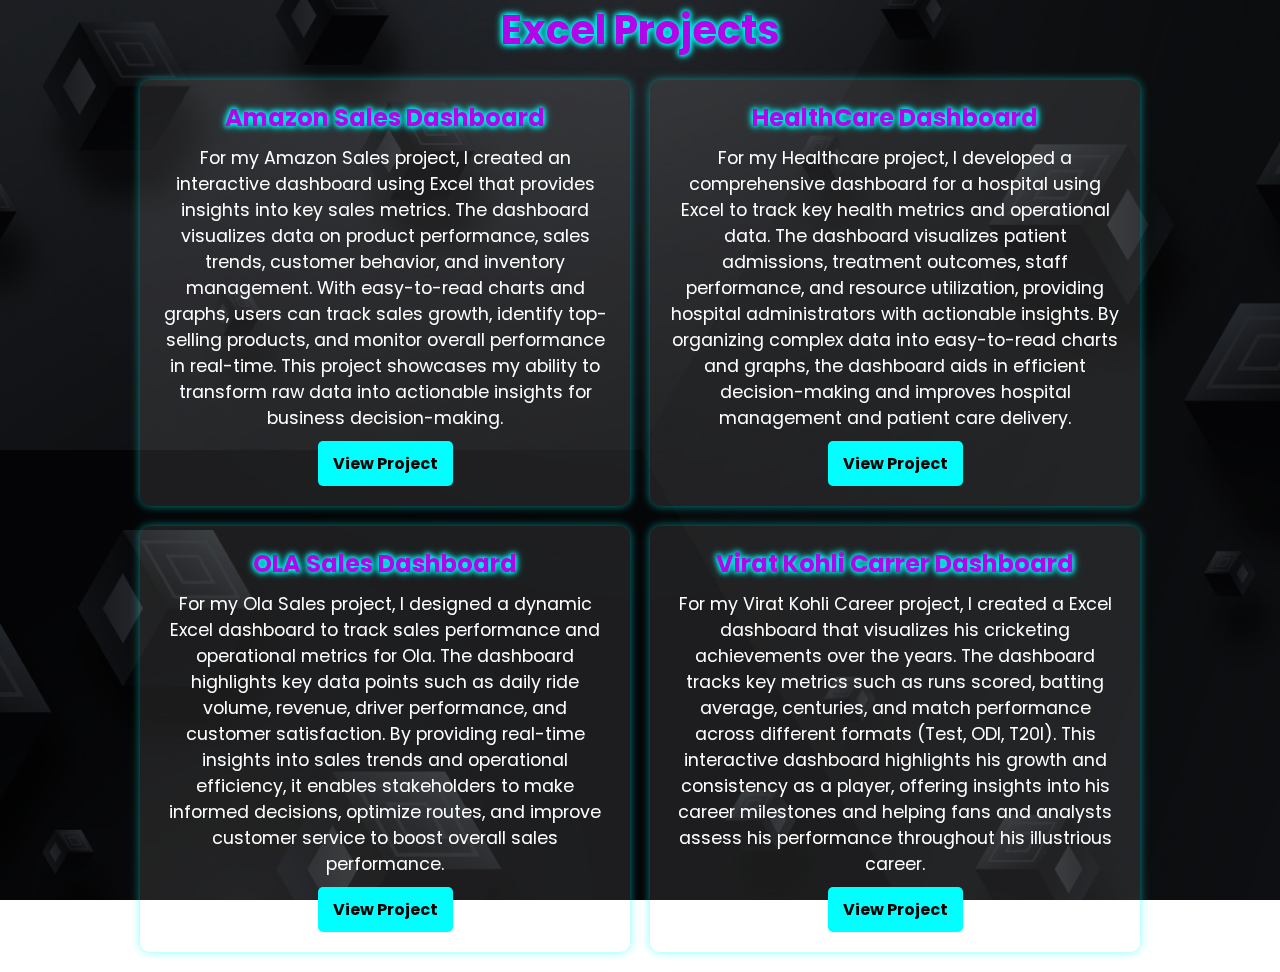
<file: excel.html>
<!DOCTYPE html>
<html lang="en">
<head>
    <meta charset="UTF-8">
    <meta name="viewport" content="width=device-width, initial-scale=1.0">
    <link rel="stylesheet" href="CSS/excel.css">
    <title>Excel Project</title>
</head>
<body style="background-image: url('img/excel-img.jpg');">
    <h1 class="glow-text" id="heading">Excel Projects</h1>
    <div class="container">
        <div class="project-card">
            <h2 class="glow-text">Amazon Sales Dashboard</h2>
            <p>For my Amazon Sales project, I created an interactive dashboard using Excel that provides insights into key sales metrics. The dashboard visualizes data on product performance, sales trends, customer behavior, and inventory management. With easy-to-read charts and graphs, users can track sales growth, identify top-selling products, and monitor overall performance in real-time. This project showcases my ability to transform raw data into actionable insights for business decision-making.</p>
            <a href="https://app.powerbi.com/groups/me/reports/0b0452d5-9228-48f1-83eb-1e71d0e0acd7/1f93baa4c7bc3ec3de00?experience=power-bi" target="_blank" class="project-link">View Project</a>
        </div>
    
        <div class="project-card">
            <h2 class="glow-text">HealthCare Dashboard</h2>
            <p>For my Healthcare project, I developed a comprehensive dashboard for a hospital using Excel to track key health metrics and operational data. The dashboard visualizes patient admissions, treatment outcomes, staff performance, and resource utilization, providing hospital administrators with actionable insights. By organizing complex data into easy-to-read charts and graphs, the dashboard aids in efficient decision-making and improves hospital management and patient care delivery.</p>
            <a href="https://app.powerbi.com/groups/me/reports/5db5d280-1bcf-40ff-b5a7-4f8bcff85a8d/e1b34521042560283be7?experience=power-bi" target="_blank" class="project-link">View Project</a>
        </div>
    
        <div class="project-card">
            <h2 class="glow-text">OLA Sales Dashboard</h2>
            <p>For my Ola Sales project, I designed a dynamic Excel dashboard to track sales performance and operational metrics for Ola. The dashboard highlights key data points such as daily ride volume, revenue, driver performance, and customer satisfaction. By providing real-time insights into sales trends and operational efficiency, it enables stakeholders to make informed decisions, optimize routes, and improve customer service to boost overall sales performance.</p>
            <a href="https://app.powerbi.com/groups/me/reports/fa85b72e-49be-49a3-af07-363842b6190a/a59caf08786cae50abdd?experience=power-bi" target="_blank" class="project-link">View Project</a>
        </div>
    
        <div class="project-card">
            <h2 class="glow-text">Virat Kohli Carrer Dashboard</h2>
            <p>For my Virat Kohli Career project, I created a Excel dashboard that visualizes his cricketing achievements over the years. The dashboard tracks key metrics such as runs scored, batting average, centuries, and match performance across different formats (Test, ODI, T20I). This interactive dashboard highlights his growth and consistency as a player, offering insights into his career milestones and helping fans and analysts assess his performance throughout his illustrious career.</p>
            <a href="https://app.powerbi.com/groups/me/reports/7dce9fde-f27a-45f3-9317-88372a3c2024/bab56d4c81f53b48cd45?experience=power-bi" target="_blank" class="project-link">View Project</a>
        </div>
    </div>
</body>
</html>
</file>
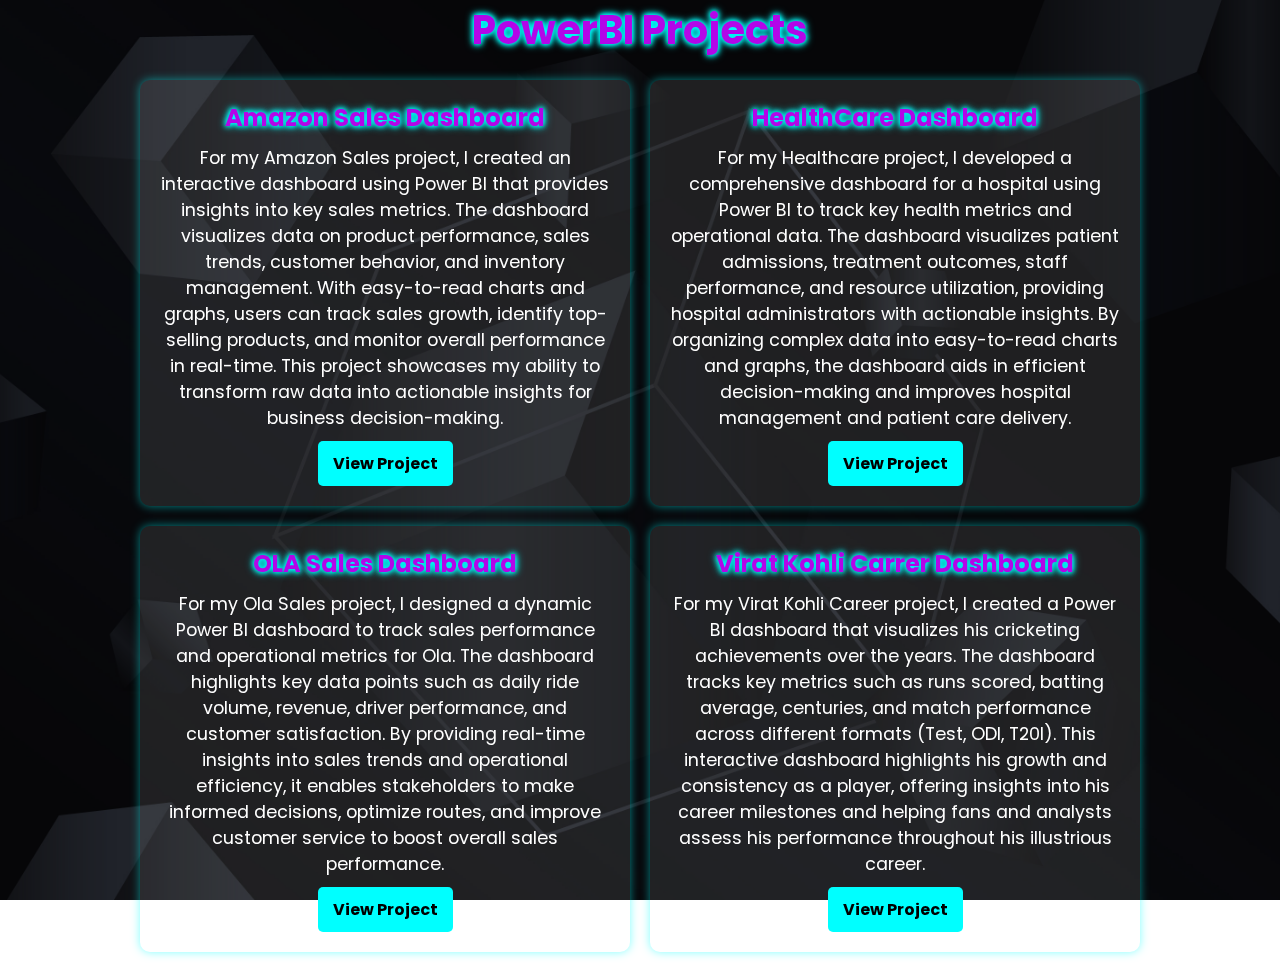
<file: powerbi.html>
<!DOCTYPE html>
<html lang="en">
<head>
    <meta charset="UTF-8">
    <meta name="viewport" content="width=device-width, initial-scale=1.0">
    <link rel="stylesheet" href="CSS/powerbi.css">
    <title>Power BI - Projects</title>
</head>
<body style="background-image: url('img/powebi-img.jpg');">
        <h1 class="glow-text" id="heading">PowerBI Projects</h1>
    <div class="container">
        <div class="project-card">
            <h2 class="glow-text">Amazon Sales Dashboard</h2>
            <p>For my Amazon Sales project, I created an interactive dashboard using Power BI that provides insights into key sales metrics. The dashboard visualizes data on product performance, sales trends, customer behavior, and inventory management. With easy-to-read charts and graphs, users can track sales growth, identify top-selling products, and monitor overall performance in real-time. This project showcases my ability to transform raw data into actionable insights for business decision-making.</p>
            <a href="https://app.powerbi.com/groups/me/reports/0b0452d5-9228-48f1-83eb-1e71d0e0acd7/1f93baa4c7bc3ec3de00?experience=power-bi" target="_blank" class="project-link">View Project</a>
        </div>
    
        <div class="project-card">
            <h2 class="glow-text">HealthCare Dashboard</h2>
            <p>For my Healthcare project, I developed a comprehensive dashboard for a hospital using Power BI to track key health metrics and operational data. The dashboard visualizes patient admissions, treatment outcomes, staff performance, and resource utilization, providing hospital administrators with actionable insights. By organizing complex data into easy-to-read charts and graphs, the dashboard aids in efficient decision-making and improves hospital management and patient care delivery.</p>
            <a href="https://app.powerbi.com/groups/me/reports/5db5d280-1bcf-40ff-b5a7-4f8bcff85a8d/e1b34521042560283be7?experience=power-bi" target="_blank" class="project-link">View Project</a>
        </div>
    
        <div class="project-card">
            <h2 class="glow-text">OLA Sales Dashboard</h2>
            <p>For my Ola Sales project, I designed a dynamic Power BI dashboard to track sales performance and operational metrics for Ola. The dashboard highlights key data points such as daily ride volume, revenue, driver performance, and customer satisfaction. By providing real-time insights into sales trends and operational efficiency, it enables stakeholders to make informed decisions, optimize routes, and improve customer service to boost overall sales performance.</p>
            <a href="https://app.powerbi.com/groups/me/reports/fa85b72e-49be-49a3-af07-363842b6190a/a59caf08786cae50abdd?experience=power-bi" target="_blank" class="project-link">View Project</a>
        </div>
    
        <div class="project-card">
            <h2 class="glow-text">Virat Kohli Carrer Dashboard</h2>
            <p>For my Virat Kohli Career project, I created a Power BI dashboard that visualizes his cricketing achievements over the years. The dashboard tracks key metrics such as runs scored, batting average, centuries, and match performance across different formats (Test, ODI, T20I). This interactive dashboard highlights his growth and consistency as a player, offering insights into his career milestones and helping fans and analysts assess his performance throughout his illustrious career.</p>
            <a href="https://app.powerbi.com/groups/me/reports/7dce9fde-f27a-45f3-9317-88372a3c2024/bab56d4c81f53b48cd45?experience=power-bi" target="_blank" class="project-link">View Project</a>
        </div>
    </div>
</body>
</html>
</file>
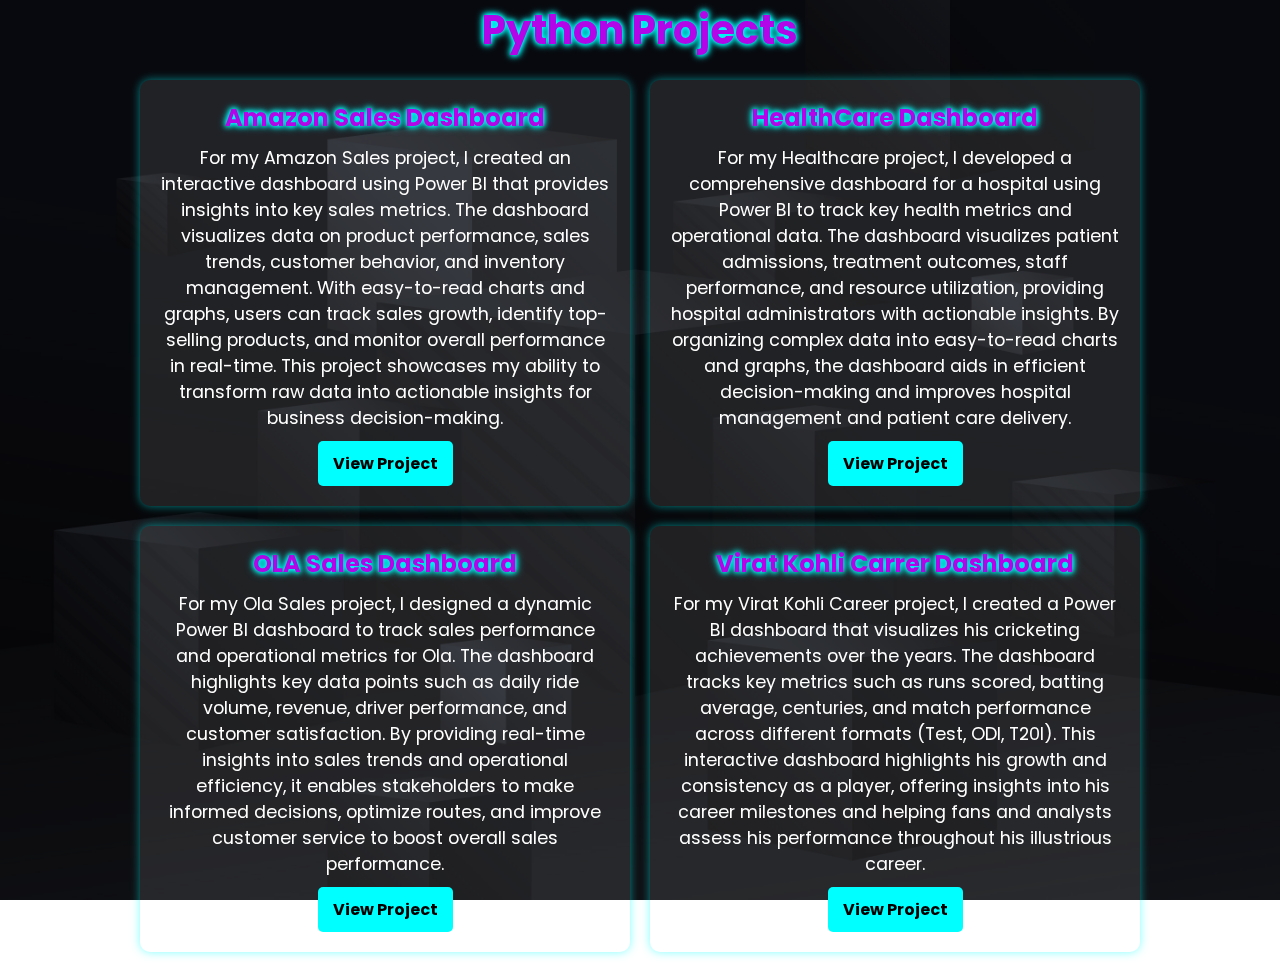
<file: python.html>
<!DOCTYPE html>
<html lang="en">
<head>
    <meta charset="UTF-8">
    <meta name="viewport" content="width=device-width, initial-scale=1.0">
    <link rel="stylesheet" href="CSS/python.css">
    <title>Python Project</title>
</head>
<body style="background-image: url('img/Python-img.jpg');">
    <h1 class="glow-text" id="heading">Python Projects</h1>
    <div class="container">
        <div class="project-card">
            <h2 class="glow-text">Amazon Sales Dashboard</h2>
            <p>For my Amazon Sales project, I created an interactive dashboard using Power BI that provides insights into key sales metrics. The dashboard visualizes data on product performance, sales trends, customer behavior, and inventory management. With easy-to-read charts and graphs, users can track sales growth, identify top-selling products, and monitor overall performance in real-time. This project showcases my ability to transform raw data into actionable insights for business decision-making.</p>
            <a href="https://app.powerbi.com/groups/me/reports/0b0452d5-9228-48f1-83eb-1e71d0e0acd7/1f93baa4c7bc3ec3de00?experience=power-bi" target="_blank" class="project-link">View Project</a>
        </div>
    
        <div class="project-card">
            <h2 class="glow-text">HealthCare Dashboard</h2>
            <p>For my Healthcare project, I developed a comprehensive dashboard for a hospital using Power BI to track key health metrics and operational data. The dashboard visualizes patient admissions, treatment outcomes, staff performance, and resource utilization, providing hospital administrators with actionable insights. By organizing complex data into easy-to-read charts and graphs, the dashboard aids in efficient decision-making and improves hospital management and patient care delivery.</p>
            <a href="https://app.powerbi.com/groups/me/reports/5db5d280-1bcf-40ff-b5a7-4f8bcff85a8d/e1b34521042560283be7?experience=power-bi" target="_blank" class="project-link">View Project</a>
        </div>
    
        <div class="project-card">
            <h2 class="glow-text">OLA Sales Dashboard</h2>
            <p>For my Ola Sales project, I designed a dynamic Power BI dashboard to track sales performance and operational metrics for Ola. The dashboard highlights key data points such as daily ride volume, revenue, driver performance, and customer satisfaction. By providing real-time insights into sales trends and operational efficiency, it enables stakeholders to make informed decisions, optimize routes, and improve customer service to boost overall sales performance.</p>
            <a href="https://app.powerbi.com/groups/me/reports/fa85b72e-49be-49a3-af07-363842b6190a/a59caf08786cae50abdd?experience=power-bi" target="_blank" class="project-link">View Project</a>
        </div>
    
        <div class="project-card">
            <h2 class="glow-text">Virat Kohli Carrer Dashboard</h2>
            <p>For my Virat Kohli Career project, I created a Power BI dashboard that visualizes his cricketing achievements over the years. The dashboard tracks key metrics such as runs scored, batting average, centuries, and match performance across different formats (Test, ODI, T20I). This interactive dashboard highlights his growth and consistency as a player, offering insights into his career milestones and helping fans and analysts assess his performance throughout his illustrious career.</p>
            <a href="https://app.powerbi.com/groups/me/reports/7dce9fde-f27a-45f3-9317-88372a3c2024/bab56d4c81f53b48cd45?experience=power-bi" target="_blank" class="project-link">View Project</a>
        </div>
    </div>
</body>
</html>
</file>
<file: CSS/excel.css>
@import url('https://fonts.googleapis.com/css2?family=Poppins:wght@300;400;600;700&display=swap');

* {
    margin: 0;
    padding: 0;
    box-sizing: border-box;
    font-family: 'Poppins', sans-serif;
}

/* General Styles */
body {
    /* background-image: url('../img/excel-img.jpg'); */
    background-size: cover; 
    background-position: center; 
    background-attachment: fixed; 
    background-repeat: no-repeat; 
    color: #fff;
    font-family: 'Poppins', sans-serif;
    margin: 0;
    padding: 0;
    text-align: center;
}

body::before {
    content: "";
    position: fixed;
    top: 0;
    left: 0;
    width: 100%;
    height: 100%;
    background: rgba(0, 0, 0, 0.6);
    z-index: -1;
}


/* Glowing Heading */
.glow-text {
    color: rgb(179, 6, 232);
    text-shadow: 0 0 5px #0ff, 0 0 6px #0ff, 0 0 10px #0ff;
}

#heading {
    font-size: 2.5rem;
    margin-bottom: 20px;
}

/* Project Container */
.container {
    display: grid;
    grid-template-columns: repeat(2, 1fr);
    gap: 20px;
    justify-content: center;
    align-items: center;
    margin: 20px auto;
    max-width: 1000px;
}

.project-card {
    background: rgba(255, 255, 255, 0.1);
    padding: 20px;
    border-radius: 10px;
    box-shadow: 0 0 10px rgba(0, 255, 255, 0.5);
    width: 100%;
    /* max-width: 500px; */
    transition: transform 0.3s ease-in-out, box-shadow 0.3s;
    margin: 0 auto;
}

.project-card:hover {
    transform: scale(1.05);
    box-shadow: 0 0 20px rgba(0, 255, 255, 0.8);
}

.project-card h2 {
    font-size: 1.5rem;
    margin-bottom: 10px;
}

.project-card p {
    font-size: 1.1rem;
    color: #fff;
}

/* Project Link */
.project-link {
    display: inline-block;
    margin-top: 10px;
    padding: 10px 15px;
    background: #0ff;
    color: #000;
    text-decoration: none;
    font-weight: bold;
    border-radius: 5px;
    transition: background 0.3s ease-in-out, transform 0.2s;
}

.project-link:hover {
    background: #00cccc;
    transform: scale(1.1);
    box-shadow: 0 0 15px #00cccc;
}

/* Responsive Design */
@media (max-width: 768px) {
    .container {
        grid-template-columns: 1fr;
    }
    .project-card {
        width: 90%;
    }
}
</file>
<file: CSS/powerbi.css>
@import url('https://fonts.googleapis.com/css2?family=Poppins:wght@300;400;600;700&display=swap');

* {
    margin: 0;
    padding: 0;
    box-sizing: border-box;
    font-family: 'Poppins', sans-serif;
}

/* General Styles */
body {
    /* background-image: url('../img/powebi-img.jpg'); */
    background-size: cover; 
    background-position: center; 
    background-attachment: fixed; 
    background-repeat: no-repeat; 
    color: #fff;
    font-family: 'Poppins', sans-serif;
    margin: 0;
    padding: 0;
    text-align: center;
}

body::before {
    content: "";
    position: fixed;
    top: 0;
    left: 0;
    width: 100%;
    height: 100%;
    background: rgba(0, 0, 0, 0.6);
    z-index: -1;
}


/* Glowing Heading */
.glow-text {
    color: rgb(179, 6, 232);
    text-shadow: 0 0 5px #0ff, 0 0 6px #0ff, 0 0 10px #0ff;
}

#heading {
    font-size: 2.5rem;
    margin-bottom: 20px;
}

/* Project Container */
.container {
    display: grid;
    grid-template-columns: repeat(2, 1fr);
    gap: 20px;
    justify-content: center;
    align-items: center;
    margin: 20px auto;
    max-width: 1000px;
}

.project-card {
    background: rgba(255, 255, 255, 0.1);
    padding: 20px;
    border-radius: 10px;
    box-shadow: 0 0 10px rgba(0, 255, 255, 0.5);
    width: 100%;
    /* max-width: 500px; */
    transition: transform 0.3s ease-in-out, box-shadow 0.3s;
    margin: 0 auto;
}

.project-card:hover {
    transform: scale(1.05);
    box-shadow: 0 0 20px rgba(0, 255, 255, 0.8);
}

.project-card h2 {
    font-size: 1.5rem;
    margin-bottom: 10px;
}

.project-card p {
    font-size: 1.1rem;
    color: #fff;
}

/* Project Link */
.project-link {
    display: inline-block;
    margin-top: 10px;
    padding: 10px 15px;
    background: #0ff;
    color: #000;
    text-decoration: none;
    font-weight: bold;
    border-radius: 5px;
    transition: background 0.3s ease-in-out, transform 0.2s;
}

.project-link:hover {
    background: #00cccc;
    transform: scale(1.1);
    box-shadow: 0 0 15px #00cccc;
}

/* Responsive Design */
@media (max-width: 768px) {
    .container {
        grid-template-columns: 1fr;
    }
    .project-card {
        width: 90%;
    }
}
</file>
<file: CSS/python.css>
@import url('https://fonts.googleapis.com/css2?family=Poppins:wght@300;400;600;700&display=swap');

* {
    margin: 0;
    padding: 0;
    box-sizing: border-box;
    font-family: 'Poppins', sans-serif;
}

/* General Styles */
body {
    /* background-image: url('../img/Python-img.jpg'); */
    background-size: cover; 
    background-position: center; 
    background-attachment: fixed; 
    background-repeat: no-repeat; 
    color: #fff;
    font-family: 'Poppins', sans-serif;
    margin: 0;
    padding: 0;
    text-align: center;
}

body::before {
    content: "";
    position: fixed;
    top: 0;
    left: 0;
    width: 100%;
    height: 100%;
    background: rgba(0, 0, 0, 0.6);
    z-index: -1;
}


/* Glowing Heading */
.glow-text {
    color: rgb(179, 6, 232);
    text-shadow: 0 0 5px #0ff, 0 0 6px #0ff, 0 0 10px #0ff;
}

#heading {
    font-size: 2.5rem;
    margin-bottom: 20px;
}

/* Project Container */
.container {
    display: grid;
    grid-template-columns: repeat(2, 1fr);
    gap: 20px;
    justify-content: center;
    align-items: center;
    margin: 20px auto;
    max-width: 1000px;
}

.project-card {
    background: rgba(255, 255, 255, 0.1);
    padding: 20px;
    border-radius: 10px;
    box-shadow: 0 0 10px rgba(0, 255, 255, 0.5);
    width: 100%;
    /* max-width: 500px; */
    transition: transform 0.3s ease-in-out, box-shadow 0.3s;
    margin: 0 auto;
}

.project-card:hover {
    transform: scale(1.05);
    box-shadow: 0 0 20px rgba(0, 255, 255, 0.8);
}

.project-card h2 {
    font-size: 1.5rem;
    margin-bottom: 10px;
}

.project-card p {
    font-size: 1.1rem;
    color: #fff;
}

/* Project Link */
.project-link {
    display: inline-block;
    margin-top: 10px;
    padding: 10px 15px;
    background: #0ff;
    color: #000;
    text-decoration: none;
    font-weight: bold;
    border-radius: 5px;
    transition: background 0.3s ease-in-out, transform 0.2s;
}

.project-link:hover {
    background: #00cccc;
    transform: scale(1.1);
    box-shadow: 0 0 15px #00cccc;
}

/* Responsive Design */
@media (max-width: 768px) {
    .container {
        grid-template-columns: 1fr;
    }
    .project-card {
        width: 90%;
    }
}
</file>
